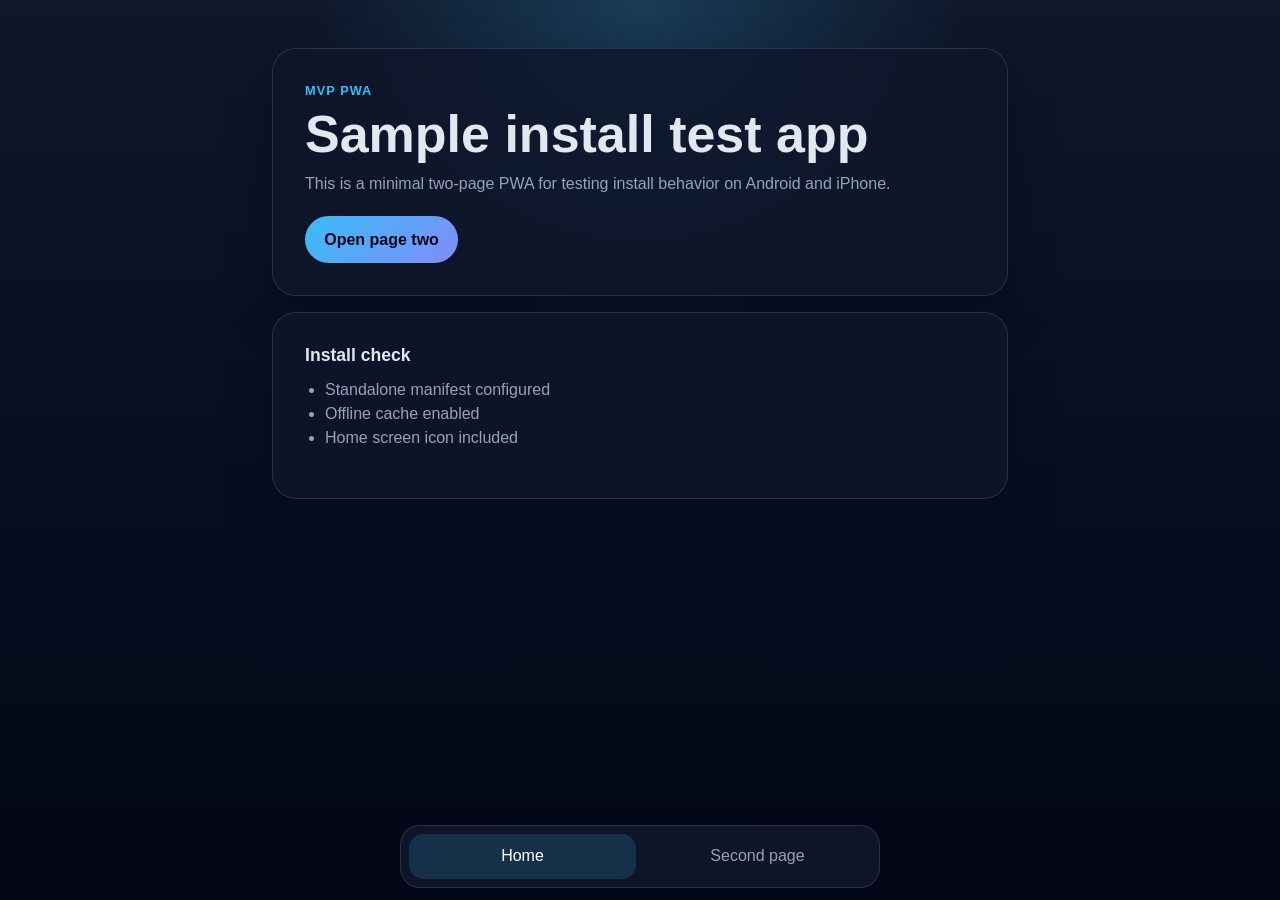
<file: index.html>
<!doctype html>
<html lang="en">
  <head>
    <meta charset="UTF-8" />
    <meta name="viewport" content="width=device-width, initial-scale=1.0" />
    <meta name="theme-color" content="#0f172a" />
    <meta name="apple-mobile-web-app-capable" content="yes" />
    <meta name="apple-mobile-web-app-status-bar-style" content="black-translucent" />
    <meta name="apple-mobile-web-app-title" content="Sample PWA" />
    <title>Sample PWA</title>
    <link rel="manifest" href="manifest.webmanifest" />
    <link rel="apple-touch-icon" href="icons/icon-180.png" />
    <link rel="stylesheet" href="styles.css" />
  </head>
  <body>
    <main class="shell">
      <section class="card hero-card">
        <p class="eyebrow">MVP PWA</p>
        <h1>Sample install test app</h1>
        <p class="lede">
          This is a minimal two-page PWA for testing install behavior on Android and iPhone.
        </p>
        <div class="actions">
          <a class="button primary" href="page-two.html">Open page two</a>
          <button class="button secondary" id="installButton" hidden>Install app</button>
        </div>
      </section>

      <section class="card">
        <h2>Install check</h2>
        <ul class="checklist">
          <li>Standalone manifest configured</li>
          <li>Offline cache enabled</li>
          <li>Home screen icon included</li>
        </ul>
      </section>
    </main>

    <nav class="tabbar" aria-label="Primary navigation">
      <a class="tab active" href="index.html">Home</a>
      <a class="tab" href="page-two.html">Second page</a>
    </nav>

    <script src="app.js"></script>
  </body>
</html>
</file>
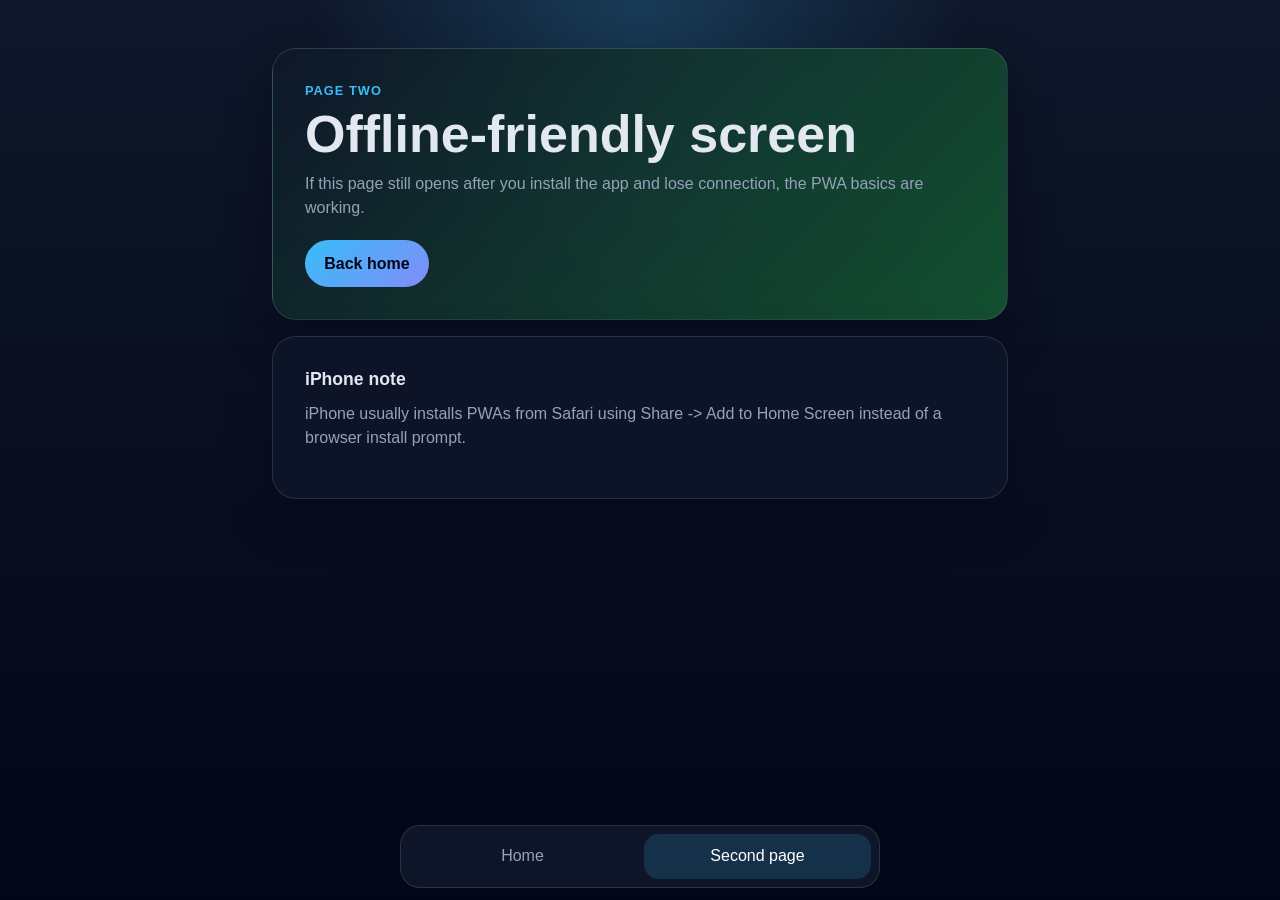
<file: page-two.html>
<!doctype html>
<html lang="en">
  <head>
    <meta charset="UTF-8" />
    <meta name="viewport" content="width=device-width, initial-scale=1.0" />
    <meta name="theme-color" content="#0f172a" />
    <meta name="apple-mobile-web-app-capable" content="yes" />
    <meta name="apple-mobile-web-app-status-bar-style" content="black-translucent" />
    <meta name="apple-mobile-web-app-title" content="Sample PWA" />
    <title>Second Page | Sample PWA</title>
    <link rel="manifest" href="manifest.webmanifest" />
    <link rel="apple-touch-icon" href="icons/icon-180.png" />
    <link rel="stylesheet" href="styles.css" />
  </head>
  <body>
    <main class="shell">
      <section class="card hero-card alt-card">
        <p class="eyebrow">Page Two</p>
        <h1>Offline-friendly screen</h1>
        <p class="lede">
          If this page still opens after you install the app and lose connection, the PWA basics are working.
        </p>
        <div class="actions">
          <a class="button primary" href="index.html">Back home</a>
        </div>
      </section>

      <section class="card">
        <h2>iPhone note</h2>
        <p>
          iPhone usually installs PWAs from Safari using Share -> Add to Home Screen instead of a browser install prompt.
        </p>
      </section>
    </main>

    <nav class="tabbar" aria-label="Primary navigation">
      <a class="tab" href="index.html">Home</a>
      <a class="tab active" href="page-two.html">Second page</a>
    </nav>

    <script src="app.js"></script>
  </body>
</html>
</file>
<file: styles.css>
:root {
  color-scheme: light;
  --bg: #020617;
  --panel: rgba(15, 23, 42, 0.82);
  --panel-alt: rgba(30, 41, 59, 0.9);
  --text: #e2e8f0;
  --muted: #94a3b8;
  --accent: #38bdf8;
  --accent-2: #22c55e;
  --border: rgba(148, 163, 184, 0.2);
}

* {
  box-sizing: border-box;
}

body {
  margin: 0;
  min-height: 100vh;
  font-family: -apple-system, BlinkMacSystemFont, "Segoe UI", sans-serif;
  color: var(--text);
  background:
    radial-gradient(circle at top, rgba(56, 189, 248, 0.22), transparent 30%),
    linear-gradient(180deg, #0f172a 0%, var(--bg) 100%);
}

a {
  color: inherit;
  text-decoration: none;
}

.shell {
  width: min(100%, 48rem);
  margin: 0 auto;
  padding: 1.5rem 1rem 6rem;
}

.card {
  margin-bottom: 1rem;
  padding: 1.25rem;
  border: 1px solid var(--border);
  border-radius: 1.5rem;
  background: var(--panel);
  backdrop-filter: blur(12px);
  box-shadow: 0 20px 45px rgba(2, 6, 23, 0.35);
}

.hero-card {
  padding: 1.5rem;
}

.alt-card {
  background: linear-gradient(135deg, rgba(15, 23, 42, 0.96), rgba(22, 101, 52, 0.75));
}

.eyebrow {
  margin: 0 0 0.5rem;
  color: var(--accent);
  font-size: 0.8rem;
  font-weight: 700;
  letter-spacing: 0.08em;
  text-transform: uppercase;
}

h1,
h2,
p,
ul {
  margin-top: 0;
}

h1 {
  margin-bottom: 0.75rem;
  font-size: clamp(2rem, 8vw, 3.25rem);
  line-height: 1;
}

h2 {
  margin-bottom: 0.75rem;
  font-size: 1.1rem;
}

.lede,
li,
p {
  color: var(--muted);
  line-height: 1.5;
}

.actions {
  display: flex;
  flex-wrap: wrap;
  gap: 0.75rem;
  margin-top: 1.25rem;
}

.button {
  border: 0;
  border-radius: 999px;
  padding: 0.9rem 1.2rem;
  font: inherit;
  font-weight: 700;
  cursor: pointer;
}

.primary {
  background: linear-gradient(135deg, var(--accent), #818cf8);
  color: #020617;
}

.secondary {
  background: rgba(148, 163, 184, 0.14);
  color: var(--text);
  border: 1px solid var(--border);
}

.checklist {
  padding-left: 1.25rem;
}

.tabbar {
  position: fixed;
  left: 50%;
  bottom: 0.75rem;
  transform: translateX(-50%);
  display: grid;
  grid-template-columns: repeat(2, minmax(0, 1fr));
  gap: 0.5rem;
  width: min(calc(100% - 1rem), 30rem);
  padding: 0.5rem;
  border: 1px solid var(--border);
  border-radius: 1.25rem;
  background: rgba(15, 23, 42, 0.94);
  backdrop-filter: blur(14px);
}

.tab {
  padding: 0.85rem;
  border-radius: 0.9rem;
  text-align: center;
  color: var(--muted);
}

.tab.active {
  color: white;
  background: rgba(56, 189, 248, 0.16);
}

@media (min-width: 700px) {
  .shell {
    padding-top: 3rem;
  }

  .hero-card,
  .card {
    padding: 2rem;
  }
}
</file>
